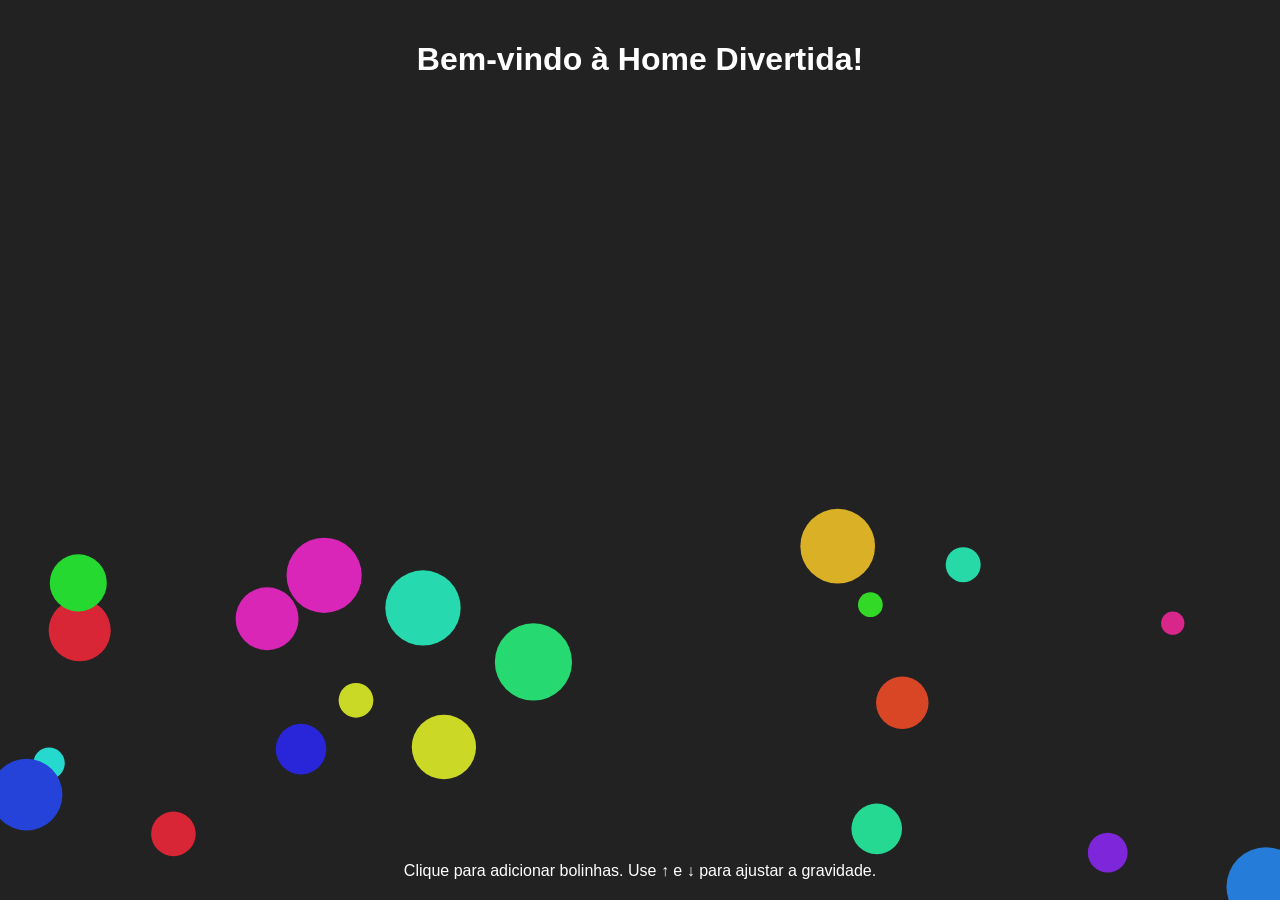
<file: Index.html>
<!DOCTYPE html>
<html lang="pt-BR">
<head>
  <meta charset="UTF-8">
  <meta name="viewport" content="width=device-width, initial-scale=1.0">
  <title>Home Divertida com Física</title>
  <style>
    body, html {
      margin: 0;
      padding: 0;
      overflow: hidden;
      background: #222;
    }
    canvas {
      display: block;
    }
    h1 {
      position: absolute;
      top: 20px;
      width: 100%;
      text-align: center;
      color: #fff;
      font-family: Arial, sans-serif;
      z-index: 10;
    }
    .info {
      position: absolute;
      bottom: 20px;
      width: 100%;
      text-align: center;
      color: #fff;
      font-family: Arial, sans-serif;
      z-index: 10;
    }
  </style>
</head>
<body>
  <h1>Bem-vindo à Home Divertida!</h1>
  <div class="info">Clique para adicionar bolinhas. Use ↑ e ↓ para ajustar a gravidade.</div>
  <canvas id="canvas"></canvas>

  <script>
    const canvas = document.getElementById('canvas');
    const ctx = canvas.getContext('2d');

    canvas.width = window.innerWidth;
    canvas.height = window.innerHeight;

    let gravity = 0.5;
    const friction = 0.9;

    class Ball {
      constructor(x, y, dx, dy, radius, color) {
        this.x = x;
        this.y = y;
        this.dx = dx;
        this.dy = dy;
        this.radius = radius;
        this.color = color;
      }

      draw() {
        ctx.beginPath();
        ctx.arc(this.x, this.y, this.radius, 0, Math.PI * 2, false);
        ctx.fillStyle = this.color;
        ctx.fill();
        ctx.closePath();
      }

      update() {
        if (this.y + this.radius + this.dy > canvas.height) {
          this.dy = -this.dy * friction;
        } else {
          this.dy += gravity;
        }

        if (this.x + this.radius + this.dx > canvas.width || this.x - this.radius <= 0) {
          this.dx = -this.dx * friction;
        }

        this.x += this.dx;
        this.y += this.dy;

        this.draw();
      }
    }

    class ExplosionText {
      constructor(x, y) {
        this.x = x;
        this.y = y;
        this.opacity = 1;
        this.size = 20;
      }

      draw() {
        ctx.font = `${this.size}px Arial`;
        ctx.fillStyle = `rgba(255, 255, 255, ${this.opacity})`;
        ctx.fillText('emanartech', this.x, this.y);
      }

      update() {
        this.y -= 1;            // sobe
        this.opacity -= 0.02;   // vai sumindo
        this.size += 0.5;       // aumenta
        this.draw();
      }
    }

    let balls = [];
    let explosions = [];

    function createBall(x, y) {
      let radius = Math.random() * 30 + 10;
      let dx = (Math.random() - 0.5) * 8;
      let dy = (Math.random() - 0.5) * 8;
      let color = `hsl(${Math.random() * 360}, 70%, 50%)`;
      balls.push(new Ball(x, y, dx, dy, radius, color));
    }

    for (let i = 0; i < 20; i++) {
      createBall(Math.random() * canvas.width, Math.random() * canvas.height);
    }

    function animate() {
      requestAnimationFrame(animate);
      ctx.clearRect(0, 0, canvas.width, canvas.height);
      balls.forEach(ball => ball.update());
      explosions = explosions.filter(explosion => explosion.opacity > 0);
      explosions.forEach(explosion => explosion.update());
    }

    animate();

    canvas.addEventListener('click', (e) => {
      createBall(e.clientX, e.clientY);
      explosions.push(new ExplosionText(e.clientX, e.clientY));
    });

    window.addEventListener('keydown', (e) => {
      if (e.key === 'ArrowUp') {
        gravity += 0.1;
      } else if (e.key === 'ArrowDown') {
        gravity = Math.max(0, gravity - 0.1);
      }
    });

    window.addEventListener('resize', () => {
      canvas.width = window.innerWidth;
      canvas.height = window.innerHeight;
    });
  </script>
</body>
</html>
</file>
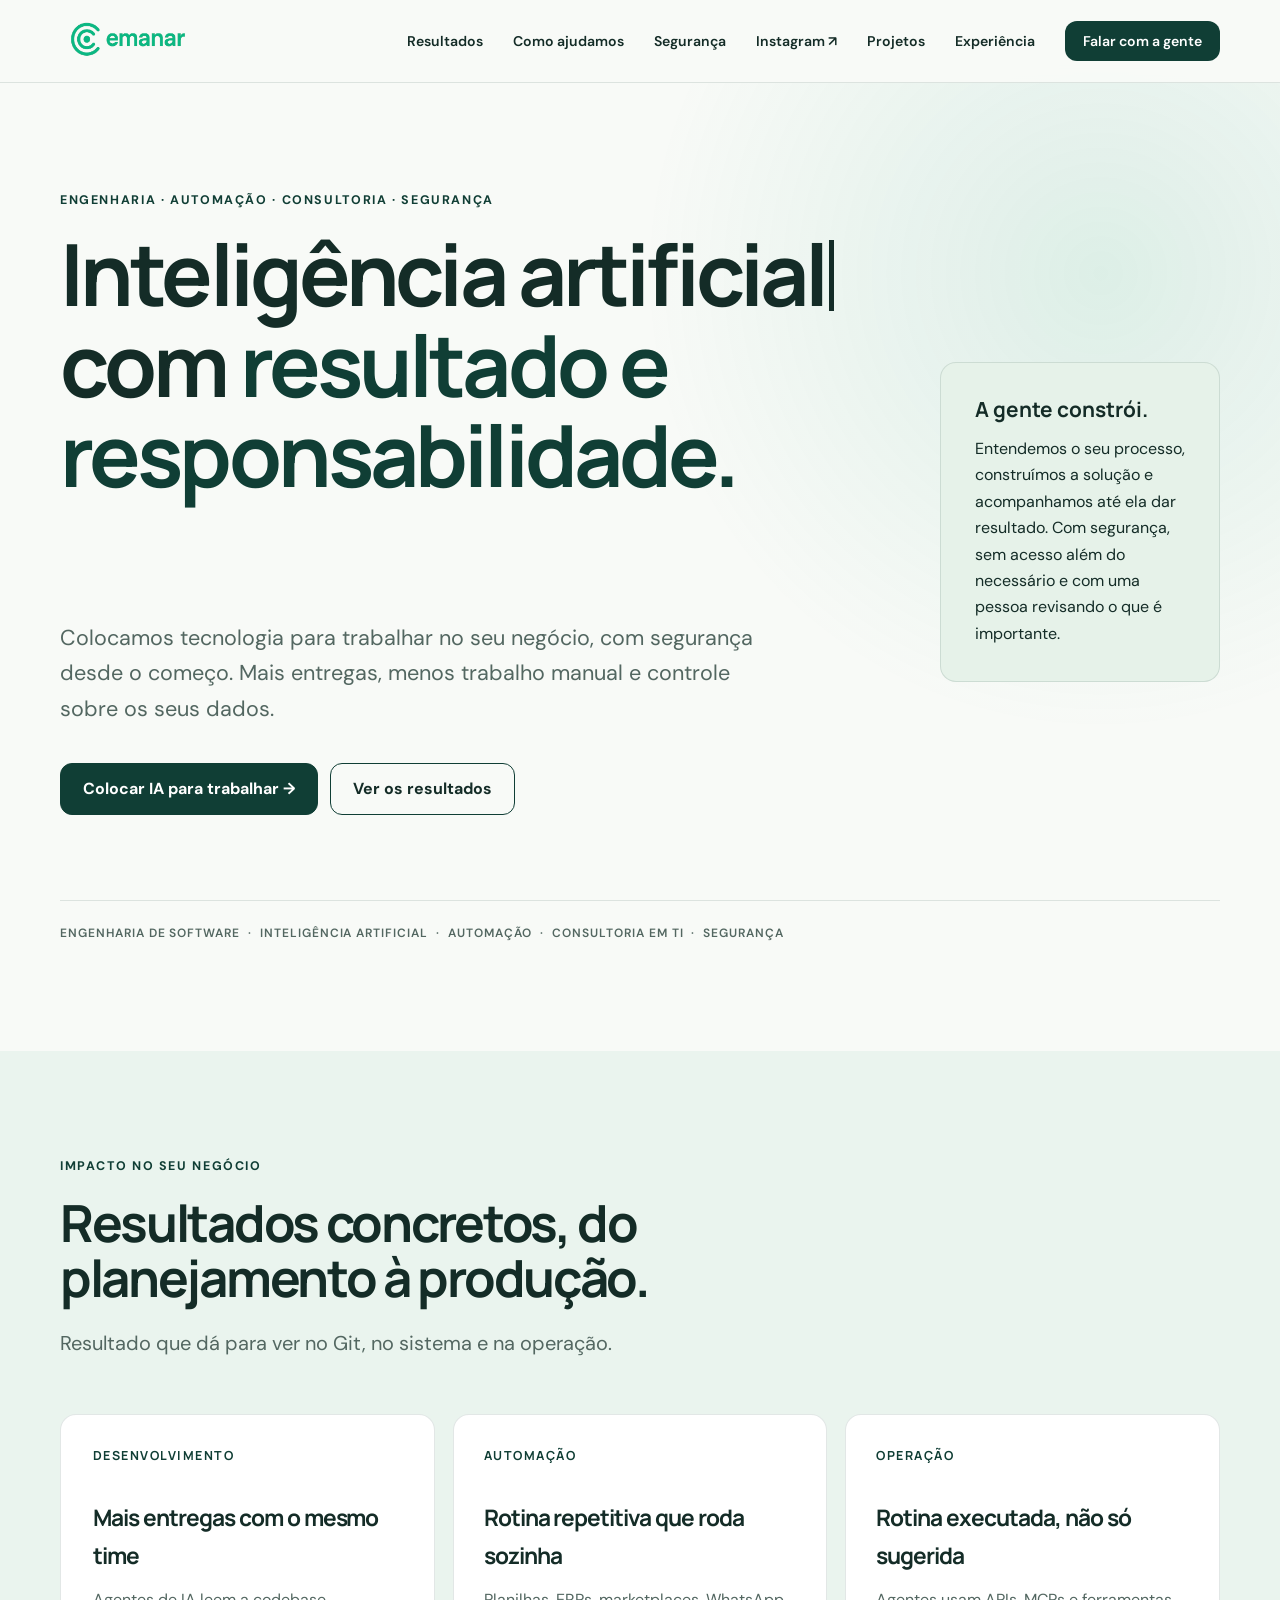
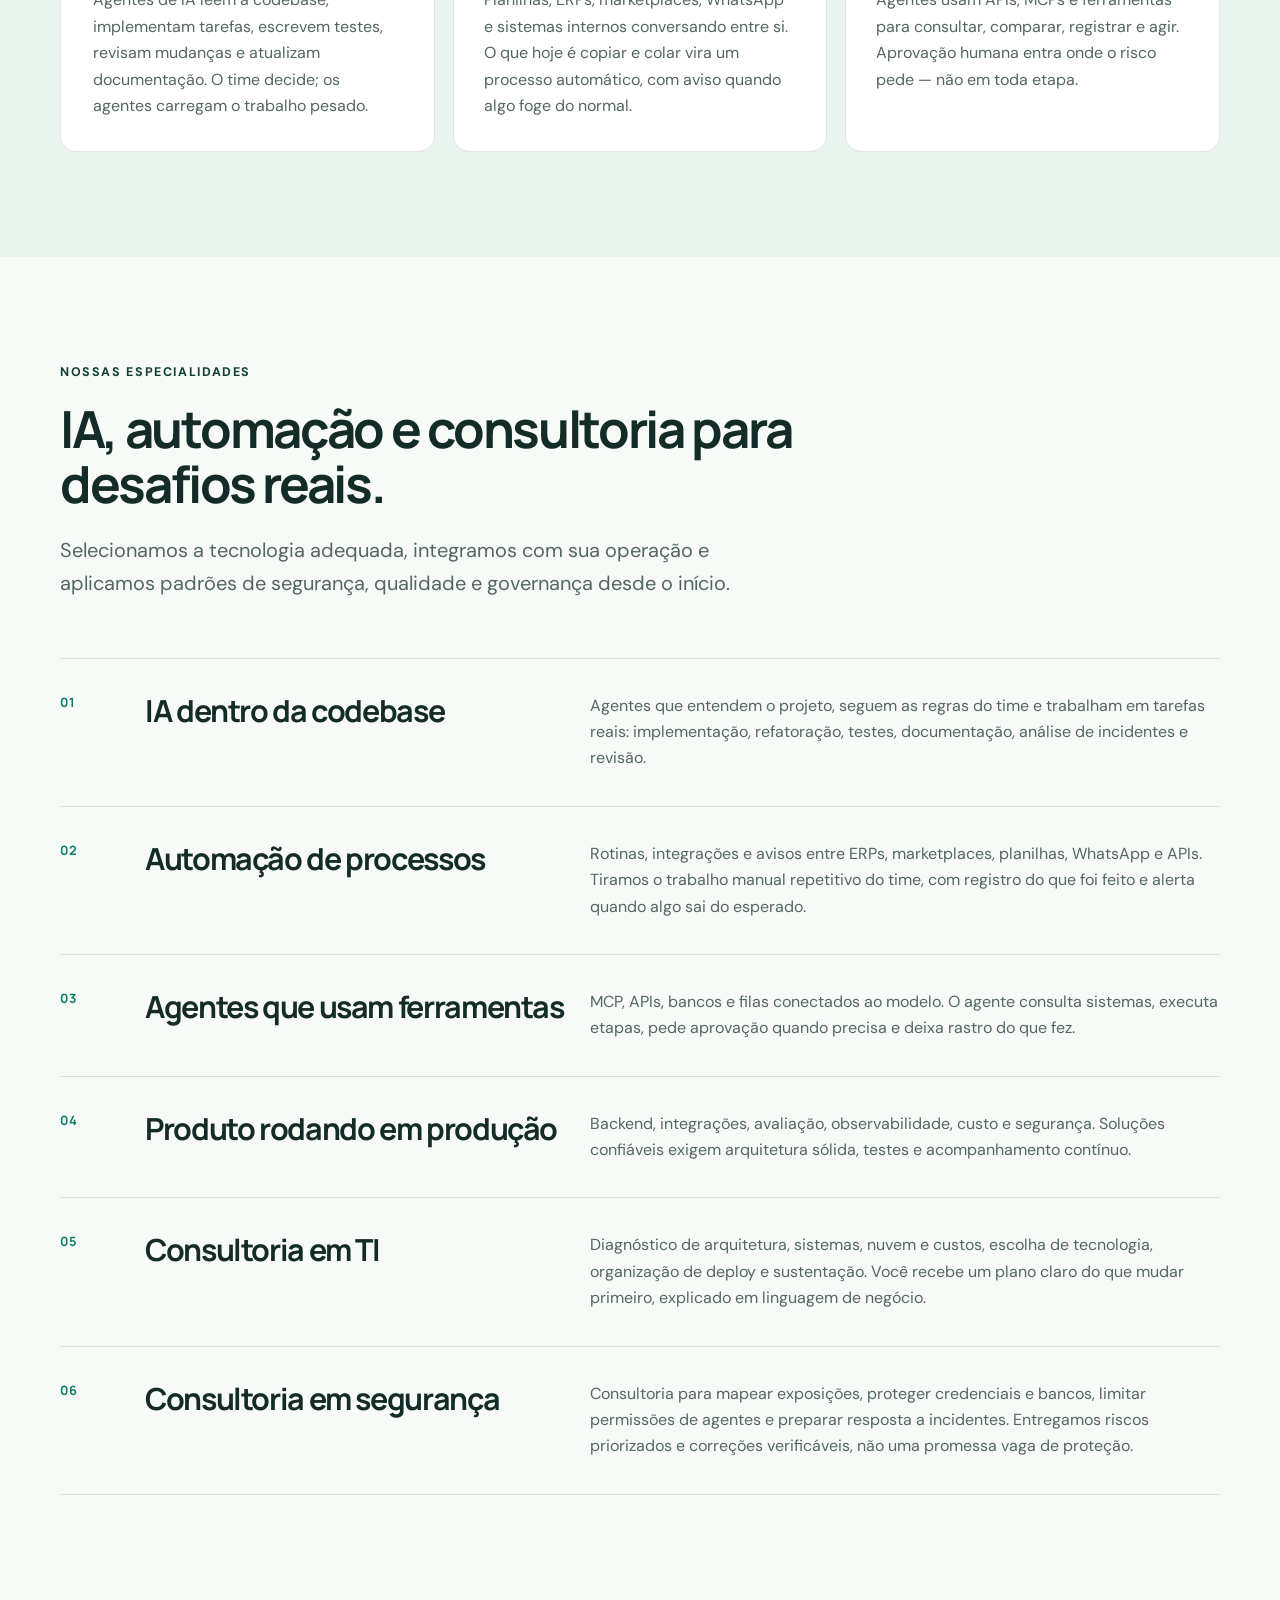
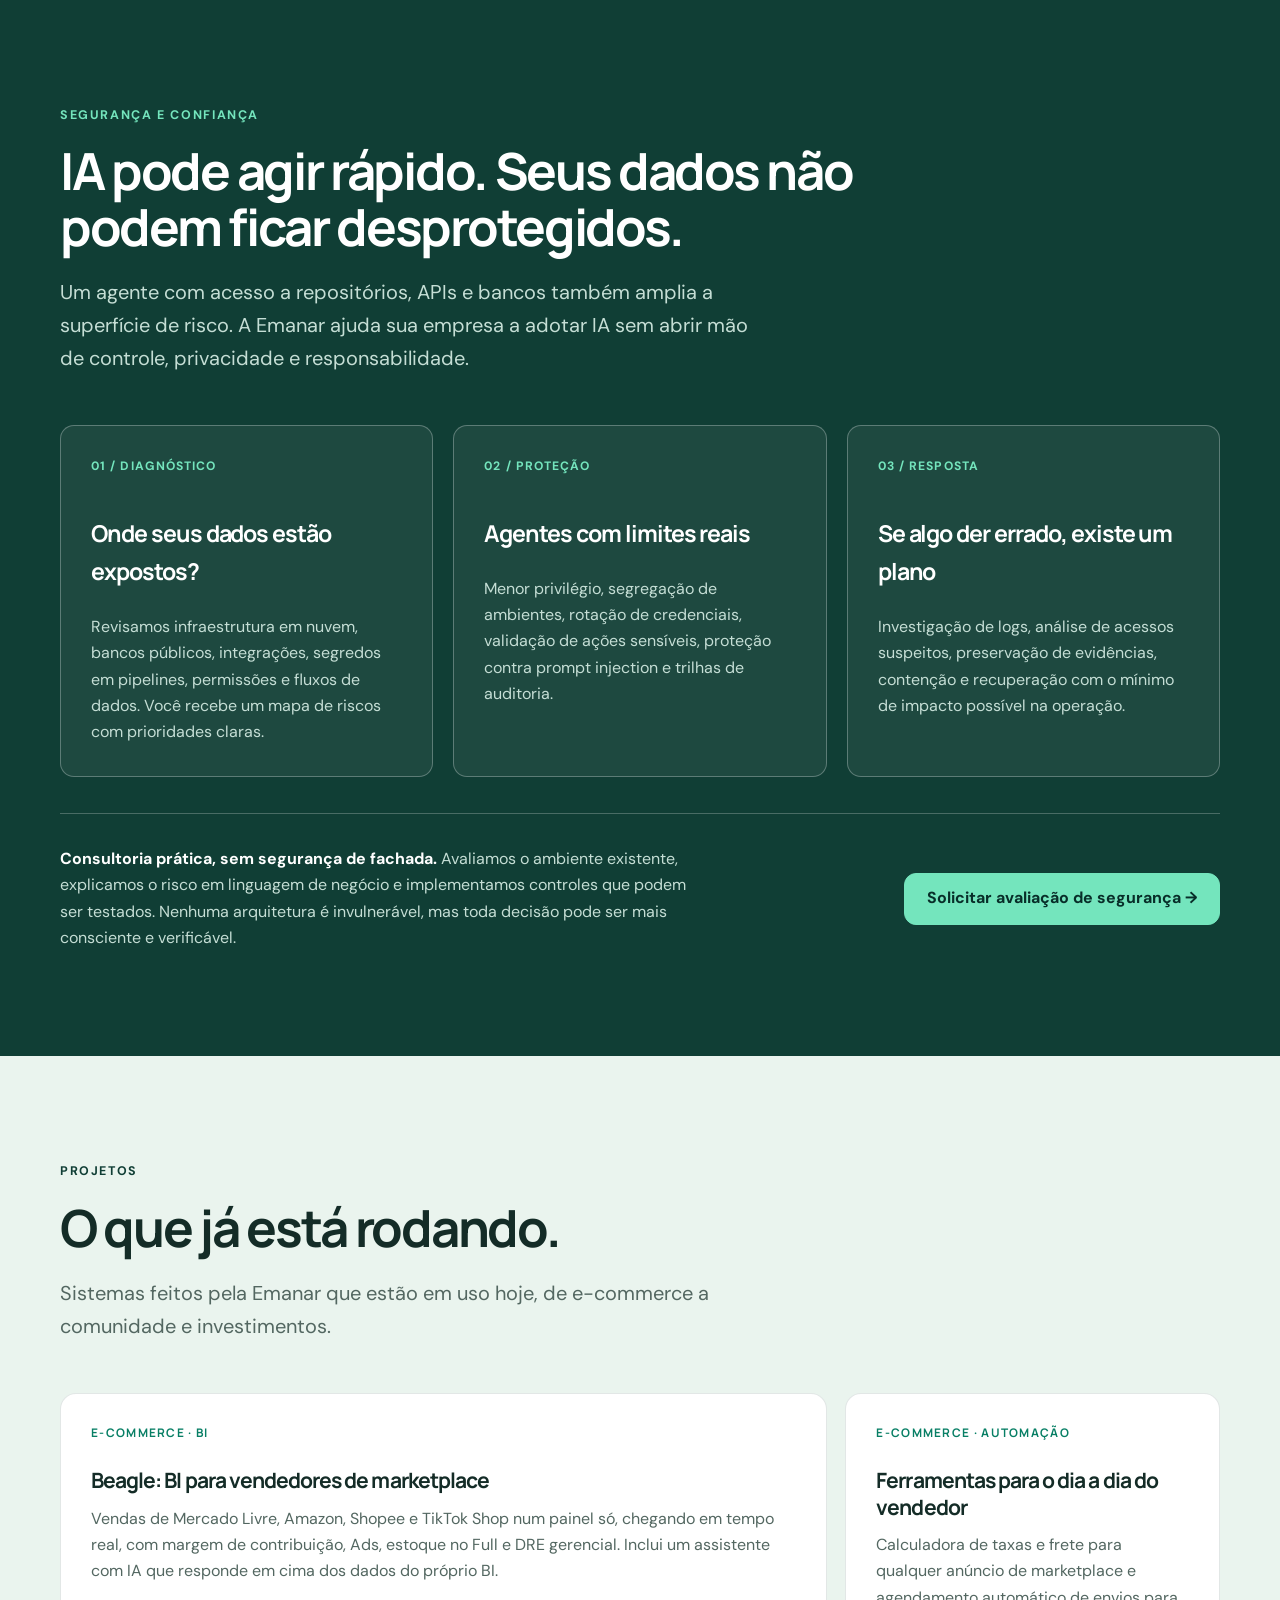
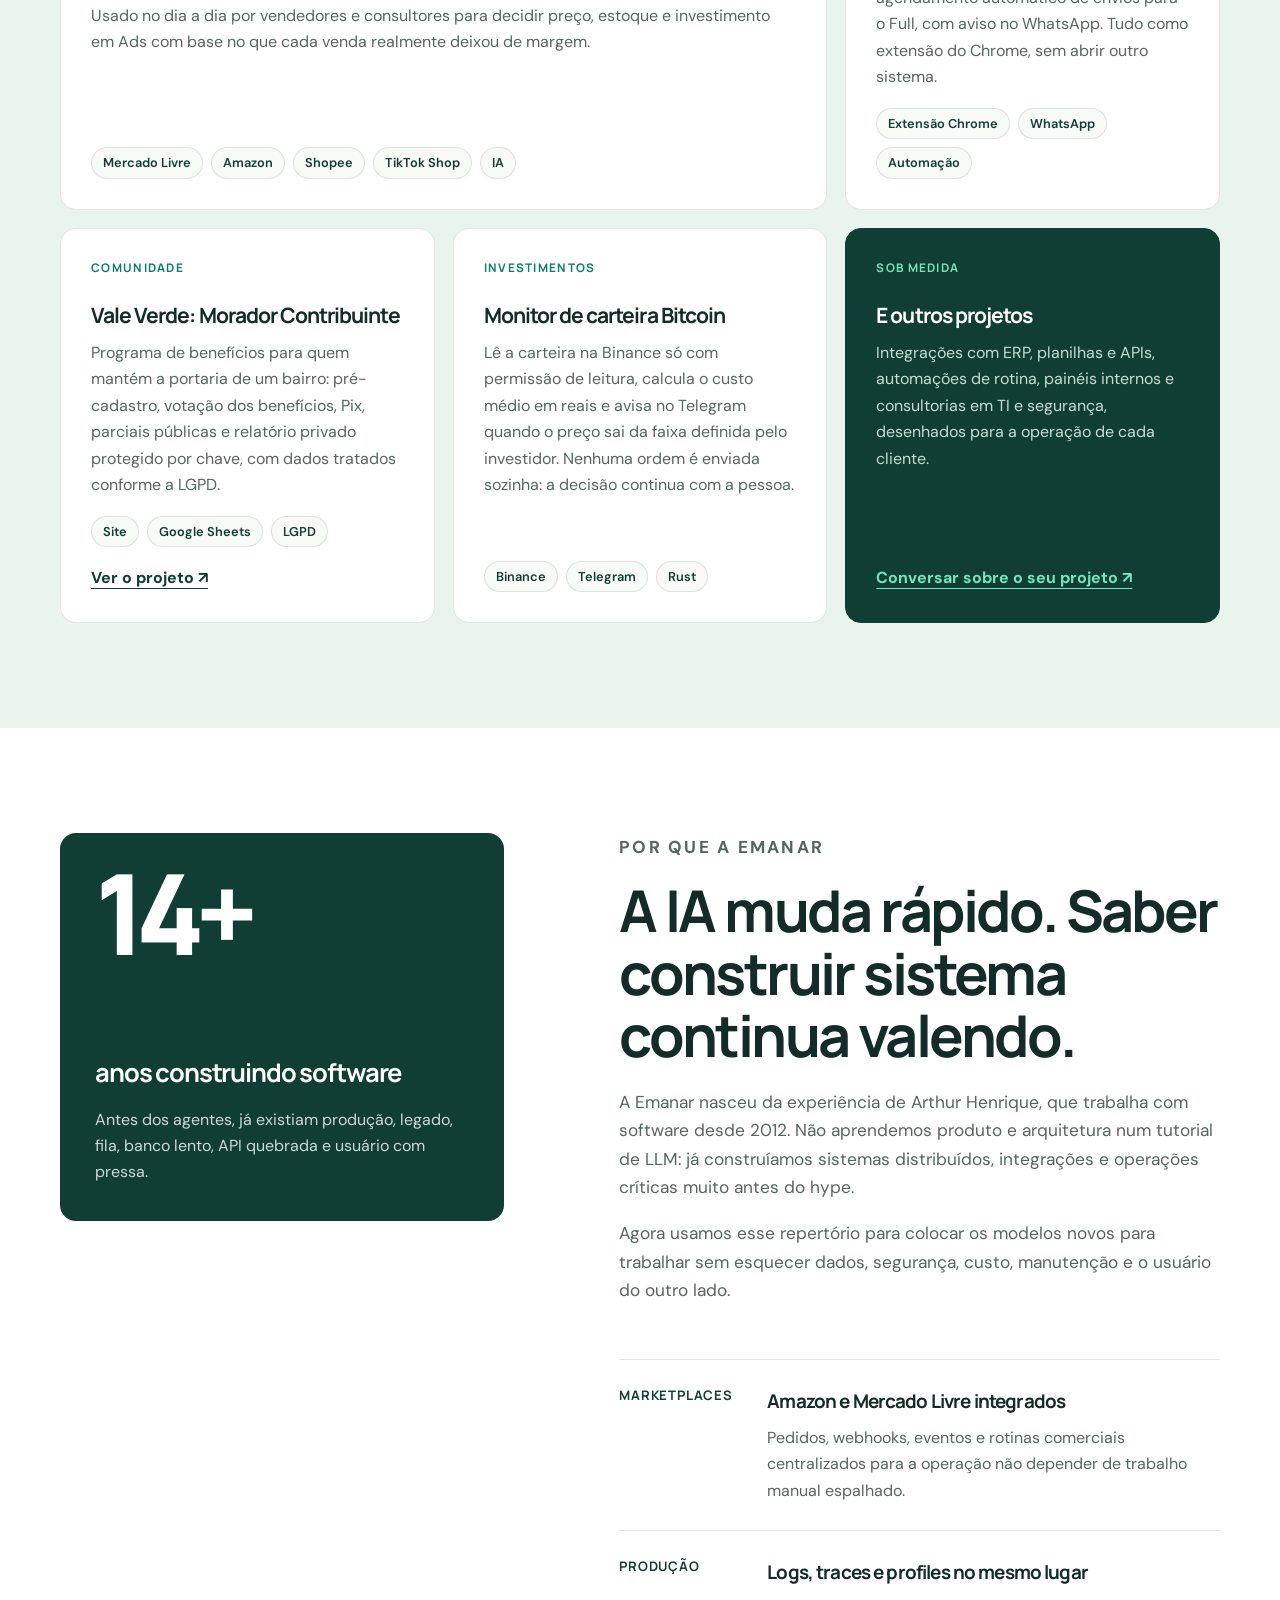
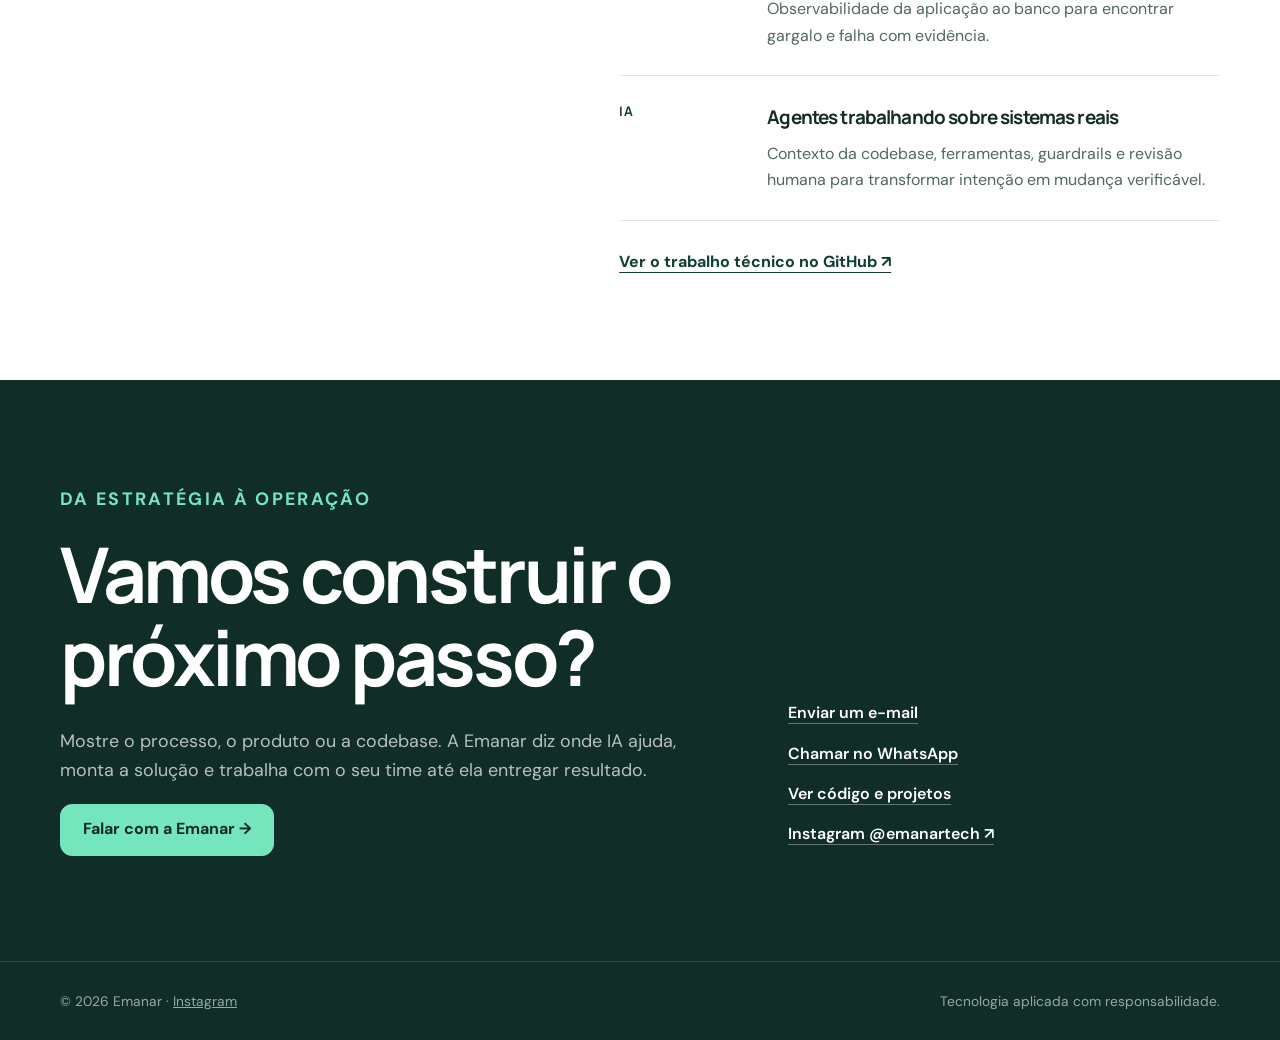
<file: index.html>
<!doctype html>
<html lang="pt-BR">
<head>
  <meta charset="utf-8">
  <meta name="viewport" content="width=device-width, initial-scale=1">
  <title>Emanar — IA, engenharia e segurança</title>
  <meta name="description" content="IA, automação de processos e consultoria em TI e segurança: engenharia para produtos e operações confiáveis.">
  <meta name="author" content="Arthur Henrique — Emanar">
  <meta name="robots" content="index, follow">
  <meta name="theme-color" content="#063b31">
  <meta property="og:type" content="website">
  <meta property="og:url" content="https://emanartech.com/">
  <meta property="og:title" content="Emanar — IA, engenharia e segurança">
  <meta property="og:description" content="Inteligência artificial, agentes e automações colocados para funcionar no seu produto e na sua operação, com consultoria em TI e segurança.">
  <meta property="og:image" content="https://emanartech.com/assets/emanar_logo.png">
  <meta name="twitter:card" content="summary_large_image">
  <link rel="icon" type="image/png" href="./assets/emanar_logo.png">
  <link rel="preconnect" href="https://fonts.googleapis.com">
  <link rel="preconnect" href="https://fonts.gstatic.com" crossorigin>
  <link href="https://fonts.googleapis.com/css2?family=DM+Sans:wght@400;500;600;700&family=Manrope:wght@500;600;700;800&display=swap" rel="stylesheet">
  <script type="application/ld+json">
  {"@context":"https://schema.org","@type":"ProfessionalService","name":"Emanar","url":"https://emanartech.com","logo":"https://emanartech.com/assets/emanar_logo.png","description":"Sistemas, automação de processos, consultoria em TI e segurança, e soluções com inteligência artificial.","founder":{"@type":"Person","name":"Arthur Henrique","sameAs":"https://github.com/arthurhenrique"},"email":"arthur393@gmail.com","telephone":"+55-13-99688-1745","areaServed":"BR"}
  </script>
  <style>
    :root{--ink:#10241f;--ink-soft:#52635e;--paper:#fbfaf4;--white:#fff;--green:#00aa78;--green-dark:#063b31;--green-wash:#dff7ec;--yellow:#fff19f;--line:rgba(16,36,31,.14);--max:1180px}
    *{box-sizing:border-box}html{scroll-behavior:smooth}body{margin:0;color:var(--ink);background:var(--paper);font-family:"DM Sans",sans-serif;line-height:1.55;-webkit-font-smoothing:antialiased}a{color:inherit}button,a{-webkit-tap-highlight-color:transparent}.wrap{width:min(calc(100% - 40px),var(--max));margin-inline:auto}.eyebrow{margin:0 0 18px;color:var(--green-dark);font-size:.78rem;font-weight:700;letter-spacing:.13em;text-transform:uppercase}h1,h2,h3,p{margin-top:0}h1,h2,h3{font-family:"Manrope",sans-serif;letter-spacing:-.035em}h2{max-width:820px;margin-bottom:22px;font-size:clamp(2rem,4vw,3.5rem);line-height:1.08}.lead{max-width:700px;color:var(--ink-soft);font-size:clamp(1.05rem,1.7vw,1.25rem)}
    .header{position:fixed;inset:0 0 auto;z-index:20;border-bottom:1px solid transparent;transition:background .25s,border-color .25s}.header.scrolled{background:rgba(251,250,244,.94);border-color:var(--line);backdrop-filter:blur(14px)}.nav{height:76px;display:flex;align-items:center;justify-content:space-between;gap:28px}.brand img{display:block;width:138px;height:auto}.nav-links{display:flex;align-items:center;gap:30px;margin:0;padding:0;list-style:none}.nav-links a{color:var(--ink);font-size:.92rem;font-weight:600;text-decoration:none}.nav-links a:hover{color:var(--green)}.nav-cta{padding:11px 18px;color:var(--white)!important;background:var(--green-dark);border-radius:999px}.nav-cta:hover{background:var(--green)!important}
    .hero{min-height:760px;padding:168px 0 92px;overflow:hidden}.hero-grid{display:grid;grid-template-columns:minmax(0,1.45fr) minmax(280px,.55fr);gap:clamp(40px,8vw,110px);align-items:end}.hero h1{max-width:920px;margin-bottom:28px;font-size:clamp(3.15rem,7.4vw,6.6rem);line-height:.96}.hero h1 em{position:relative;color:var(--green);font-style:normal}.hero h1 em:after{content:"";position:absolute;left:0;right:0;bottom:-2px;height:8px;background:var(--yellow);z-index:-1;transform:rotate(-1deg)}.hero-copy{max-width:720px;margin-bottom:36px;color:var(--ink-soft);font-size:clamp(1.08rem,2vw,1.35rem)}.actions{display:flex;flex-wrap:wrap;gap:12px}.button{display:inline-flex;align-items:center;justify-content:center;min-height:52px;padding:0 22px;border:1px solid var(--green-dark);border-radius:999px;font-weight:700;text-decoration:none;transition:transform .2s,background .2s,color .2s}.button:hover{transform:translateY(-2px) rotate(-.5deg)}.button.primary{color:white;background:var(--green-dark)}.button.primary:hover{background:var(--green);border-color:var(--green)}.button.secondary:hover{color:white;background:var(--green-dark)}.hero-note{padding:25px;border:2px solid var(--ink);background:var(--yellow);box-shadow:8px 8px 0 var(--ink);transform:rotate(1.5deg)}.hero-note strong{display:block;margin-bottom:14px;font-family:"Manrope",sans-serif;font-size:1.4rem;line-height:1.2}.hero-note p{margin:0;color:var(--ink)}.ticker{margin-top:100px;padding-top:23px;border-top:1px solid var(--line);color:var(--ink-soft);font-size:.9rem;font-weight:600;letter-spacing:.02em}
    .outcomes{padding:96px 0;color:var(--ink);background:var(--green-wash)}.outcomes .eyebrow{color:var(--green-dark)}.outcomes .lead{color:var(--ink-soft)}.outcome-grid{display:grid;grid-template-columns:repeat(3,1fr);gap:22px;margin-top:54px}.outcome{min-height:290px;padding:30px;border:2px solid var(--ink);background:var(--paper);box-shadow:7px 7px 0 var(--ink)}.outcome:nth-child(2){transform:rotate(-1deg)}.outcome:nth-child(3){transform:rotate(.8deg)}.outcome+.outcome{padding-left:30px}.outcome-number{display:block;margin-bottom:42px;color:var(--green);font:700 .78rem "Manrope",sans-serif;letter-spacing:.12em}.outcome h3{margin-bottom:13px;font-size:1.42rem}.outcome p{margin:0;color:var(--ink-soft)}
    .services{padding:112px 0}.service-list{margin-top:58px;border-top:1px solid var(--line)}.service{display:grid;grid-template-columns:70px minmax(220px,.75fr) minmax(300px,1.25fr);gap:30px;padding:34px 0;border-bottom:1px solid var(--line)}.service-index{color:var(--green);font:700 .8rem "Manrope",sans-serif;letter-spacing:.1em}.service h3{margin:0;font-size:clamp(1.35rem,2.5vw,1.9rem);line-height:1.2}.service p{max-width:650px;margin:0;color:var(--ink-soft)}
    .security{padding:110px 0;background:#082e29;color:#fff}.security .eyebrow{color:#74e5bd}.security .lead{color:#c5ded5}.security-grid{display:grid;grid-template-columns:repeat(3,1fr);gap:20px;margin-top:50px}.security-card{padding:30px;border:1px solid rgba(255,255,255,.28);background:rgba(255,255,255,.045)}.security-card span{display:block;margin-bottom:38px;color:#74e5bd;font-size:.76rem;font-weight:700;letter-spacing:.09em}.security-card h3{font-size:1.45rem}.security-card p{margin:0;color:#c5ded5}.security-bottom{display:flex;align-items:center;justify-content:space-between;gap:38px;margin-top:36px;padding-top:32px;border-top:1px solid rgba(255,255,255,.24)}.security-bottom p{max-width:650px;margin:0;color:#c5ded5}.security-bottom strong{color:#fff}.security-bottom .button{flex-shrink:0;color:#082e29;background:#74e5bd;border-color:#74e5bd}.security-bottom .button:hover{background:#fff;border-color:#fff}
    .experience{padding:110px 0;background:var(--white)}.experience-grid{display:grid;grid-template-columns:.85fr 1.15fr;gap:clamp(55px,9vw,130px)}.portrait-card{position:sticky;top:118px;align-self:start;padding:34px;color:white;background:var(--green)}.portrait-mark{margin-bottom:95px;font:800 clamp(4rem,9vw,7rem)/.8 "Manrope",sans-serif;letter-spacing:-.09em}.portrait-card h3{margin-bottom:12px;font-size:1.6rem}.portrait-card p{margin:0;color:rgba(255,255,255,.8)}.experience-copy h2{font-size:clamp(2.25rem,4.5vw,4rem)}.experience-copy>p{color:var(--ink-soft);font-size:1.08rem}.timeline{margin-top:54px}.timeline-item{display:grid;grid-template-columns:120px 1fr;gap:28px;padding:26px 0;border-top:1px solid var(--line)}.timeline-item:last-child{border-bottom:1px solid var(--line)}.timeline-item strong{color:var(--green-dark);font:700 .82rem "Manrope",sans-serif;text-transform:uppercase;letter-spacing:.06em}.timeline-item h3{margin-bottom:8px;font-size:1.18rem}.timeline-item p{margin:0;color:var(--ink-soft)}.inline-link{display:inline-block;margin-top:28px;color:var(--green-dark);font-weight:700;text-underline-offset:5px}
    .portrait-card{border:2px solid var(--ink);box-shadow:9px 9px 0 var(--ink);transform:rotate(-1deg)}
    .process{padding:112px 0}.process-grid{display:grid;grid-template-columns:repeat(4,1fr);margin-top:60px;border-top:1px solid var(--line)}.step{padding:28px 28px 10px 0}.step+.step{padding-left:28px;border-left:1px solid var(--line)}.step span{display:block;margin-bottom:55px;color:var(--green);font-weight:700}.step h3{font-size:1.18rem}.step p{margin:0;color:var(--ink-soft);font-size:.94rem}
    .contact{padding:104px 0;color:white;background:var(--ink)}.contact-grid{display:grid;grid-template-columns:1.2fr .8fr;gap:80px;align-items:end}.contact h2{margin-bottom:28px;font-size:clamp(2.7rem,6vw,5.5rem)}.contact h2 em{color:#74e5bd;font-style:normal}.contact p{max-width:650px;color:rgba(255,255,255,.7);font-size:1.12rem}.contact .button{color:var(--ink);background:#74e5bd;border-color:#74e5bd}.contact .button:hover{background:white;border-color:white}.contact-links{display:grid;gap:14px;padding-bottom:8px}.contact-links a{color:white;font-weight:600;text-decoration-color:rgba(255,255,255,.35);text-underline-offset:5px}.contact-links a:hover{color:#74e5bd}footer{padding:28px 0;color:rgba(255,255,255,.58);background:var(--ink);border-top:1px solid rgba(255,255,255,.12);font-size:.86rem}.footer-row{display:flex;justify-content:space-between;gap:20px}
    .reveal{opacity:0;transform:translateY(18px);transition:opacity .65s ease,transform .65s ease}.reveal.visible{opacity:1;transform:none}@media(prefers-reduced-motion:reduce){html{scroll-behavior:auto}.reveal{opacity:1;transform:none;transition:none}}
    @media(max-width:820px){.nav-links li:not(:last-child){display:none}.hero{min-height:auto;padding-top:135px}.hero-grid,.experience-grid,.contact-grid{grid-template-columns:1fr}.hero-note{max-width:480px;margin-top:18px}.ticker{margin-top:70px}.outcome-grid,.security-grid{grid-template-columns:1fr}.security-bottom{flex-direction:column;align-items:flex-start}.outcome,.outcome+.outcome{min-height:0;padding:28px;border:2px solid var(--ink)}.outcome-number{margin-bottom:28px}.service{grid-template-columns:45px 1fr}.service p{grid-column:2}.portrait-card{position:static}.process-grid{grid-template-columns:1fr 1fr}.step:nth-child(3){border-left:0}.step span{margin-bottom:30px}.contact-grid{gap:38px}}
    @media(max-width:520px){.wrap{width:min(calc(100% - 28px),var(--max))}.nav{height:68px}.brand img{width:118px}.nav-cta{padding:9px 13px;font-size:.82rem!important}.hero{padding:122px 0 72px}.hero h1{font-size:clamp(2.7rem,14vw,4rem)}.actions{display:grid}.button{width:100%}.outcomes,.services,.security,.experience,.process,.contact{padding:78px 0}.service{grid-template-columns:34px 1fr;gap:12px}.timeline-item{grid-template-columns:1fr;gap:8px}.process-grid{grid-template-columns:1fr}.step,.step+.step{padding:26px 0;border-left:0;border-bottom:1px solid var(--line)}.footer-row{flex-direction:column}}
  
    /* Identidade visual refinada: tipografia, respiro e hierarquia */
    :root{--ink:#142c27;--ink-soft:#536761;--paper:#f8faf7;--white:#fff;--green:#087f65;--green-dark:#103e35;--green-wash:#eaf4ee;--yellow:#d8eee2;--line:rgba(16,62,53,.12);--max:1160px}
    body{line-height:1.65}
    h1,h2,h3{letter-spacing:-.045em}
    .header{background:rgba(248,250,247,.96);border-color:var(--line);backdrop-filter:blur(16px)}
    .nav{height:82px}
    .nav-links a{font-size:.88rem}
    .nav-cta,.button{border-radius:12px}
    .hero{min-height:690px;padding:190px 0 95px;background:radial-gradient(circle at 86% 26%,rgba(21,154,112,.12),transparent 34%),var(--paper)}
    .hero-grid{grid-template-columns:minmax(0,1.5fr) minmax(280px,.5fr);align-items:center;gap:65px}
    .hero h1{max-width:850px;font-size:clamp(3.2rem,6.7vw,6.15rem);line-height:1.06}
    .hero h1 em{color:var(--green-dark)}
    .hero h1 em:after{height:5px;background:#b5e4c9;bottom:0;transform:none}
    .hero-note,.outcome,.portrait-card{transform:none;box-shadow:none;border:1px solid var(--line);border-radius:16px}
    .hero-note{padding:34px;background:#e6f2e9}
    .hero-note strong{font-size:1.3rem}
    .ticker{margin-top:85px;letter-spacing:.08em;font-size:.75rem}
    .outcomes,.services,.security,.experience,.process,.contact{padding-top:105px;padding-bottom:105px}
    .outcome-grid{gap:18px}
    .outcome{background:white;min-height:270px;padding:32px}
    .outcome:nth-child(2),.outcome:nth-child(3){transform:none}
    .outcome-number{margin-bottom:35px;color:var(--green-dark)}
    .service{grid-template-columns:60px minmax(220px,.8fr) minmax(300px,1.2fr);gap:25px}
    .service-index{color:var(--green)}
    .security{background:#103e35}
    .security-card{border-radius:14px;background:rgba(255,255,255,.06)}
    .portrait-card{background:var(--green-dark)}
    .contact{background:#102d27}
    footer{background:#102d27}
    a:focus-visible{outline:3px solid #36b795;outline-offset:4px}
    @media(max-width:820px){.hero-grid{grid-template-columns:1fr;gap:35px}.hero{min-height:auto;padding:145px 0 80px}.outcome-grid,.security-grid{grid-template-columns:1fr}.service{grid-template-columns:45px 1fr}.service p{grid-column:2}.security-bottom{flex-direction:column;align-items:flex-start}}
    @media(max-width:520px){.nav{height:68px}.hero{padding:130px 0 72px}.hero h1{font-size:clamp(2.7rem,12vw,4rem)}.outcomes,.services,.security,.experience,.process,.contact{padding:75px 0}.hero-note{padding:25px}.service{grid-template-columns:34px 1fr;gap:12px}}
    /* Projetos */
    .projects{padding:105px 0;background:var(--green-wash)}.project-grid{display:grid;grid-template-columns:repeat(3,minmax(0,1fr));gap:18px;margin-top:50px}.project-wide{grid-column:span 2}.project{display:flex;flex-direction:column;padding:30px;background:white;border:1px solid var(--line);border-radius:16px}.project-tag{display:block;margin-bottom:26px;color:var(--green);font:700 .74rem "Manrope",sans-serif;letter-spacing:.11em}.project h3{margin-bottom:12px;font-size:1.32rem;line-height:1.25}.project p{margin:0 0 18px;color:var(--ink-soft)}.project-chips{display:flex;flex-wrap:wrap;gap:8px;margin:auto 0 0;padding:0;list-style:none}.project-chips li{padding:4px 11px;border:1px solid var(--line);border-radius:999px;background:var(--paper);color:var(--green-dark);font-size:.8rem;font-weight:600}.project-link{display:inline-block;margin-top:18px;color:var(--green-dark);font-weight:700;text-underline-offset:5px}.project-more{background:var(--green-dark);border-color:var(--green-dark)}.project-more h3{color:white}.project-more p{color:#c5ded5}.project-more .project-tag{color:#74e5bd}.project-more .project-link{margin-top:auto;color:#74e5bd}
    @media(max-width:900px){.project-grid{grid-template-columns:repeat(2,minmax(0,1fr))}}
    @media(max-width:600px){.projects{padding:78px 0}.project{padding:24px}.project-grid{grid-template-columns:1fr}.project-wide{grid-column:auto}}

    /* Título que digita e troca de assunto */
    .caret{display:inline-block;width:.06em;height:.82em;margin-left:.04em;background:currentColor;vertical-align:-.06em;animation:caret 1s steps(1) infinite}
    @keyframes caret{50%{opacity:0}}
    @media(prefers-reduced-motion:reduce){.caret{display:none}}
  </style>
</head>
<body>
  <header class="header" id="header"><nav class="nav wrap" aria-label="Navegação principal"><a class="brand" href="#inicio" aria-label="Emanar — início"><img src="./assets/emanar_logo.png" alt="Emanar"></a><ul class="nav-links"><li><a href="#resultados">Resultados</a></li><li><a href="#como-ajudamos">Como ajudamos</a></li><li><a href="#seguranca">Segurança</a></li><li><a href="https://www.instagram.com/emanartech/" target="_blank" rel="noopener noreferrer">Instagram ↗</a></li><li><a href="#projetos">Projetos</a></li><li><a href="#experiencia">Experiência</a></li><li><a class="nav-cta" href="#contato">Falar com a gente</a></li></ul></nav></header>
  <main>
    <section class="hero" id="inicio"><div class="wrap"><p class="eyebrow">Engenharia · Automação · Consultoria · Segurança</p><div class="hero-grid"><div><h1 id="hero-title" aria-label="Inteligência artificial, automação, consultoria em TI, segurança e sistemas de e-commerce com resultado e responsabilidade."><span aria-hidden="true"><span class="typed" id="typed">Inteligência artificial</span><span class="caret"></span> com <em>resultado e responsabilidade.</em></span></h1><p class="hero-copy">Colocamos tecnologia para trabalhar no seu negócio, com segurança desde o começo. Mais entregas, menos trabalho manual e controle sobre os seus dados.</p><div class="actions"><a class="button primary" href="https://wa.me/5513996881745?text=Ol%C3%A1%2C%20equipe%20Emanar.%20Queremos%20colocar%20IA%20para%20funcionar." target="_blank" rel="noopener">Colocar IA para trabalhar →</a><a class="button secondary" href="#resultados">Ver os resultados</a></div></div><aside class="hero-note" aria-label="Nosso jeito de trabalhar"><strong>A gente constrói.</strong><p>Entendemos o seu processo, construímos a solução e acompanhamos até ela dar resultado. Com segurança, sem acesso além do necessário e com uma pessoa revisando o que é importante.</p></aside></div><p class="ticker">ENGENHARIA DE SOFTWARE &nbsp;·&nbsp; INTELIGÊNCIA ARTIFICIAL &nbsp;·&nbsp; AUTOMAÇÃO &nbsp;·&nbsp; CONSULTORIA EM TI &nbsp;·&nbsp; SEGURANÇA</p></div></section>
    <section class="outcomes" id="resultados" aria-labelledby="ganhos-title"><div class="wrap"><p class="eyebrow">Impacto no seu negócio</p><h2 id="ganhos-title">Resultados concretos, do planejamento à produção.</h2><p class="lead">Resultado que dá para ver no Git, no sistema e na operação.</p><div class="outcome-grid"><article class="outcome reveal"><span class="outcome-number">DESENVOLVIMENTO</span><h3>Mais entregas com o mesmo time</h3><p>Agentes de IA leem a codebase, implementam tarefas, escrevem testes, revisam mudanças e atualizam documentação. O time decide; os agentes carregam o trabalho pesado.</p></article><article class="outcome reveal"><span class="outcome-number">AUTOMAÇÃO</span><h3>Rotina repetitiva que roda sozinha</h3><p>Planilhas, ERPs, marketplaces, WhatsApp e sistemas internos conversando entre si. O que hoje é copiar e colar vira um processo automático, com aviso quando algo foge do normal.</p></article><article class="outcome reveal"><span class="outcome-number">OPERAÇÃO</span><h3>Rotina executada, não só sugerida</h3><p>Agentes usam APIs, MCPs e ferramentas para consultar, comparar, registrar e agir. Aprovação humana entra onde o risco pede — não em toda etapa.</p></article></div></div></section>
    <section class="services" id="como-ajudamos" aria-labelledby="services-title"><div class="wrap"><p class="eyebrow">Nossas especialidades</p><h2 id="services-title">IA, automação e consultoria para desafios reais.</h2><p class="lead">Selecionamos a tecnologia adequada, integramos com sua operação e aplicamos padrões de segurança, qualidade e governança desde o início.</p><div class="service-list"><article class="service reveal"><span class="service-index">01</span><h3>IA dentro da codebase</h3><p>Agentes que entendem o projeto, seguem as regras do time e trabalham em tarefas reais: implementação, refatoração, testes, documentação, análise de incidentes e revisão.</p></article><article class="service reveal"><span class="service-index">02</span><h3>Automação de processos</h3><p>Rotinas, integrações e avisos entre ERPs, marketplaces, planilhas, WhatsApp e APIs. Tiramos o trabalho manual repetitivo do time, com registro do que foi feito e alerta quando algo sai do esperado.</p></article><article class="service reveal"><span class="service-index">03</span><h3>Agentes que usam ferramentas</h3><p>MCP, APIs, bancos e filas conectados ao modelo. O agente consulta sistemas, executa etapas, pede aprovação quando precisa e deixa rastro do que fez.</p></article><article class="service reveal"><span class="service-index">04</span><h3>Produto rodando em produção</h3><p>Backend, integrações, avaliação, observabilidade, custo e segurança. Soluções confiáveis exigem arquitetura sólida, testes e acompanhamento contínuo.</p></article><article class="service reveal"><span class="service-index">05</span><h3>Consultoria em TI</h3><p>Diagnóstico de arquitetura, sistemas, nuvem e custos, escolha de tecnologia, organização de deploy e sustentação. Você recebe um plano claro do que mudar primeiro, explicado em linguagem de negócio.</p></article><article class="service reveal"><span class="service-index">06</span><h3>Consultoria em segurança</h3><p>Consultoria para mapear exposições, proteger credenciais e bancos, limitar permissões de agentes e preparar resposta a incidentes. Entregamos riscos priorizados e correções verificáveis, não uma promessa vaga de proteção.</p></article></div></div></section>
    <section class="security" id="seguranca" aria-labelledby="security-title"><div class="wrap"><p class="eyebrow">Segurança e confiança</p><h2 id="security-title">IA pode agir rápido. Seus dados não podem ficar desprotegidos.</h2><p class="lead">Um agente com acesso a repositórios, APIs e bancos também amplia a superfície de risco. A Emanar ajuda sua empresa a adotar IA sem abrir mão de controle, privacidade e responsabilidade.</p><div class="security-grid"><article class="security-card"><span>01 / DIAGNÓSTICO</span><h3>Onde seus dados estão expostos?</h3><p>Revisamos infraestrutura em nuvem, bancos públicos, integrações, segredos em pipelines, permissões e fluxos de dados. Você recebe um mapa de riscos com prioridades claras.</p></article><article class="security-card"><span>02 / PROTEÇÃO</span><h3>Agentes com limites reais</h3><p>Menor privilégio, segregação de ambientes, rotação de credenciais, validação de ações sensíveis, proteção contra prompt injection e trilhas de auditoria.</p></article><article class="security-card"><span>03 / RESPOSTA</span><h3>Se algo der errado, existe um plano</h3><p>Investigação de logs, análise de acessos suspeitos, preservação de evidências, contenção e recuperação com o mínimo de impacto possível na operação.</p></article></div><div class="security-bottom"><p><strong>Consultoria prática, sem segurança de fachada.</strong> Avaliamos o ambiente existente, explicamos o risco em linguagem de negócio e implementamos controles que podem ser testados. Nenhuma arquitetura é invulnerável, mas toda decisão pode ser mais consciente e verificável.</p><a class="button primary" href="https://wa.me/5513996881745?text=Ol%C3%A1%2C%20equipe%20Emanar.%20Quero%20avaliar%20a%20seguran%C3%A7a%20dos%20meus%20dados%20e%20agentes%20de%20IA." target="_blank" rel="noopener noreferrer">Solicitar avaliação de segurança →</a></div></div></section>
    <section class="projects" id="projetos" aria-labelledby="projects-title"><div class="wrap"><p class="eyebrow">Projetos</p><h2 id="projects-title">O que já está rodando.</h2><p class="lead">Sistemas feitos pela Emanar que estão em uso hoje, de e-commerce a comunidade e investimentos.</p><div class="project-grid">
      <article class="project project-wide reveal"><span class="project-tag">E-COMMERCE · BI</span><h3>Beagle: BI para vendedores de marketplace</h3><p>Vendas de Mercado Livre, Amazon, Shopee e TikTok Shop num painel só, chegando em tempo real, com margem de contribuição, Ads, estoque no Full e DRE gerencial. Inclui um assistente com IA que responde em cima dos dados do próprio BI.</p><p>Usado no dia a dia por vendedores e consultores para decidir preço, estoque e investimento em Ads com base no que cada venda realmente deixou de margem.</p><ul class="project-chips"><li>Mercado Livre</li><li>Amazon</li><li>Shopee</li><li>TikTok Shop</li><li>IA</li></ul></article>
      <article class="project reveal"><span class="project-tag">E-COMMERCE · AUTOMAÇÃO</span><h3>Ferramentas para o dia a dia do vendedor</h3><p>Calculadora de taxas e frete para qualquer anúncio de marketplace e agendamento automático de envios para o Full, com aviso no WhatsApp. Tudo como extensão do Chrome, sem abrir outro sistema.</p><ul class="project-chips"><li>Extensão Chrome</li><li>WhatsApp</li><li>Automação</li></ul></article>
      <article class="project reveal"><span class="project-tag">COMUNIDADE</span><h3>Vale Verde: Morador Contribuinte</h3><p>Programa de benefícios para quem mantém a portaria de um bairro: pré-cadastro, votação dos benefícios, Pix, parciais públicas e relatório privado protegido por chave, com dados tratados conforme a LGPD.</p><ul class="project-chips"><li>Site</li><li>Google Sheets</li><li>LGPD</li></ul><a class="project-link" href="https://vale-verde.emanartech.com" target="_blank" rel="noopener">Ver o projeto ↗</a></article>
      <article class="project reveal"><span class="project-tag">INVESTIMENTOS</span><h3>Monitor de carteira Bitcoin</h3><p>Lê a carteira na Binance só com permissão de leitura, calcula o custo médio em reais e avisa no Telegram quando o preço sai da faixa definida pelo investidor. Nenhuma ordem é enviada sozinha: a decisão continua com a pessoa.</p><ul class="project-chips"><li>Binance</li><li>Telegram</li><li>Rust</li></ul></article>
      <article class="project project-more reveal"><span class="project-tag">SOB MEDIDA</span><h3>E outros projetos</h3><p>Integrações com ERP, planilhas e APIs, automações de rotina, painéis internos e consultorias em TI e segurança, desenhados para a operação de cada cliente.</p><a class="project-link" href="https://wa.me/5513996881745?text=Ol%C3%A1%2C%20equipe%20Emanar.%20Quero%20conversar%20sobre%20um%20projeto." target="_blank" rel="noopener">Conversar sobre o seu projeto ↗</a></article>
    </div></div></section>
    <section class="experience" id="experiencia" aria-labelledby="experience-title"><div class="wrap experience-grid"><aside class="portrait-card reveal"><div class="portrait-mark">14+</div><h3>anos construindo software</h3><p>Antes dos agentes, já existiam produção, legado, fila, banco lento, API quebrada e usuário com pressa.</p></aside><div class="experience-copy"><p class="eyebrow">Por que a Emanar</p><h2 id="experience-title">A IA muda rápido. Saber construir sistema continua valendo.</h2><p>A Emanar nasceu da experiência de Arthur Henrique, que trabalha com software desde 2012. Não aprendemos produto e arquitetura num tutorial de LLM: já construíamos sistemas distribuídos, integrações e operações críticas muito antes do hype.</p><p>Agora usamos esse repertório para colocar os modelos novos para trabalhar sem esquecer dados, segurança, custo, manutenção e o usuário do outro lado.</p><div class="timeline"><article class="timeline-item"><strong>Marketplaces</strong><div><h3>Amazon e Mercado Livre integrados</h3><p>Pedidos, webhooks, eventos e rotinas comerciais centralizados para a operação não depender de trabalho manual espalhado.</p></div></article><article class="timeline-item"><strong>Produção</strong><div><h3>Logs, traces e profiles no mesmo lugar</h3><p>Observabilidade da aplicação ao banco para encontrar gargalo e falha com evidência.</p></div></article><article class="timeline-item"><strong>IA</strong><div><h3>Agentes trabalhando sobre sistemas reais</h3><p>Contexto da codebase, ferramentas, guardrails e revisão humana para transformar intenção em mudança verificável.</p></div></article></div><a class="inline-link" href="https://github.com/arthurhenrique" target="_blank" rel="noopener">Ver o trabalho técnico no GitHub ↗</a></div></div></section>
    <section class="contact" id="contato" aria-labelledby="contact-title"><div class="wrap contact-grid"><div><p class="eyebrow" style="color:#74e5bd">Da estratégia à operação</p><h2 id="contact-title">Vamos construir o próximo passo?</h2><p>Mostre o processo, o produto ou a codebase. A Emanar diz onde IA ajuda, monta a solução e trabalha com o seu time até ela entregar resultado.</p><a class="button" href="https://wa.me/5513996881745?text=Ol%C3%A1%2C%20equipe%20Emanar.%20Queremos%20colocar%20IA%20para%20funcionar." target="_blank" rel="noopener">Falar com a Emanar →</a></div><div class="contact-links"><a href="mailto:arthur393@gmail.com">Enviar um e-mail</a><a href="https://wa.me/5513996881745" target="_blank" rel="noopener">Chamar no WhatsApp</a><a href="https://github.com/arthurhenrique" target="_blank" rel="noopener">Ver código e projetos</a><a href="https://www.instagram.com/emanartech/" target="_blank" rel="noopener noreferrer">Instagram @emanartech ↗</a></div></div></section>
  </main>
  <footer><div class="wrap footer-row"><span>© <span id="year"></span> Emanar · <a href="https://www.instagram.com/emanartech/" target="_blank" rel="noopener noreferrer">Instagram</a></span><span>Tecnologia aplicada com responsabilidade.</span></div></footer>
  <script>

    // Título: digita um assunto, pausa, apaga e passa para o próximo
    (function(){const el=document.getElementById('typed'),h1=document.getElementById('hero-title');if(!el||!h1)return;const topics=['Inteligência artificial','Automação de processos','Consultoria em TI','Segurança da informação','Sistemas de e-commerce'];const reduce=window.matchMedia('(prefers-reduced-motion: reduce)');
    // Reserva a altura do maior assunto para a página não pular
    function fit(){h1.style.minHeight='';let max=0;const keep=el.textContent;topics.forEach(t=>{el.textContent=t;max=Math.max(max,h1.offsetHeight)});el.textContent=keep;h1.style.minHeight=max+'px'}
    fit();window.addEventListener('resize',()=>{clearTimeout(fit.t);fit.t=setTimeout(fit,150)});if(document.fonts&&document.fonts.ready)document.fonts.ready.then(fit);
    if(reduce.matches)return;let i=0,n=topics[0].length,deleting=true;const wait=ms=>setTimeout(tick,ms);
    function tick(){const t=topics[i];if(deleting){n--;el.textContent=t.slice(0,n);if(n<=0){deleting=false;i=(i+1)%topics.length;return wait(350)}return wait(35)}n++;el.textContent=topics[i].slice(0,n);if(n>=topics[i].length){deleting=true;return wait(2200)}return wait(70)}
    wait(2600)})();
    document.getElementById('year').textContent=new Date().getFullYear();const header=document.getElementById('header');const updateHeader=()=>header.classList.toggle('scrolled',window.scrollY>18);updateHeader();window.addEventListener('scroll',updateHeader,{passive:true});const items=document.querySelectorAll('.reveal');if('IntersectionObserver'in window&&!window.matchMedia('(prefers-reduced-motion: reduce)').matches){const observer=new IntersectionObserver(entries=>{entries.forEach(entry=>{if(entry.isIntersecting){entry.target.classList.add('visible');observer.unobserve(entry.target)}})},{threshold:.12});items.forEach(item=>observer.observe(item))}else{items.forEach(item=>item.classList.add('visible'))}
  </script>
</body>
</html>
</file>
